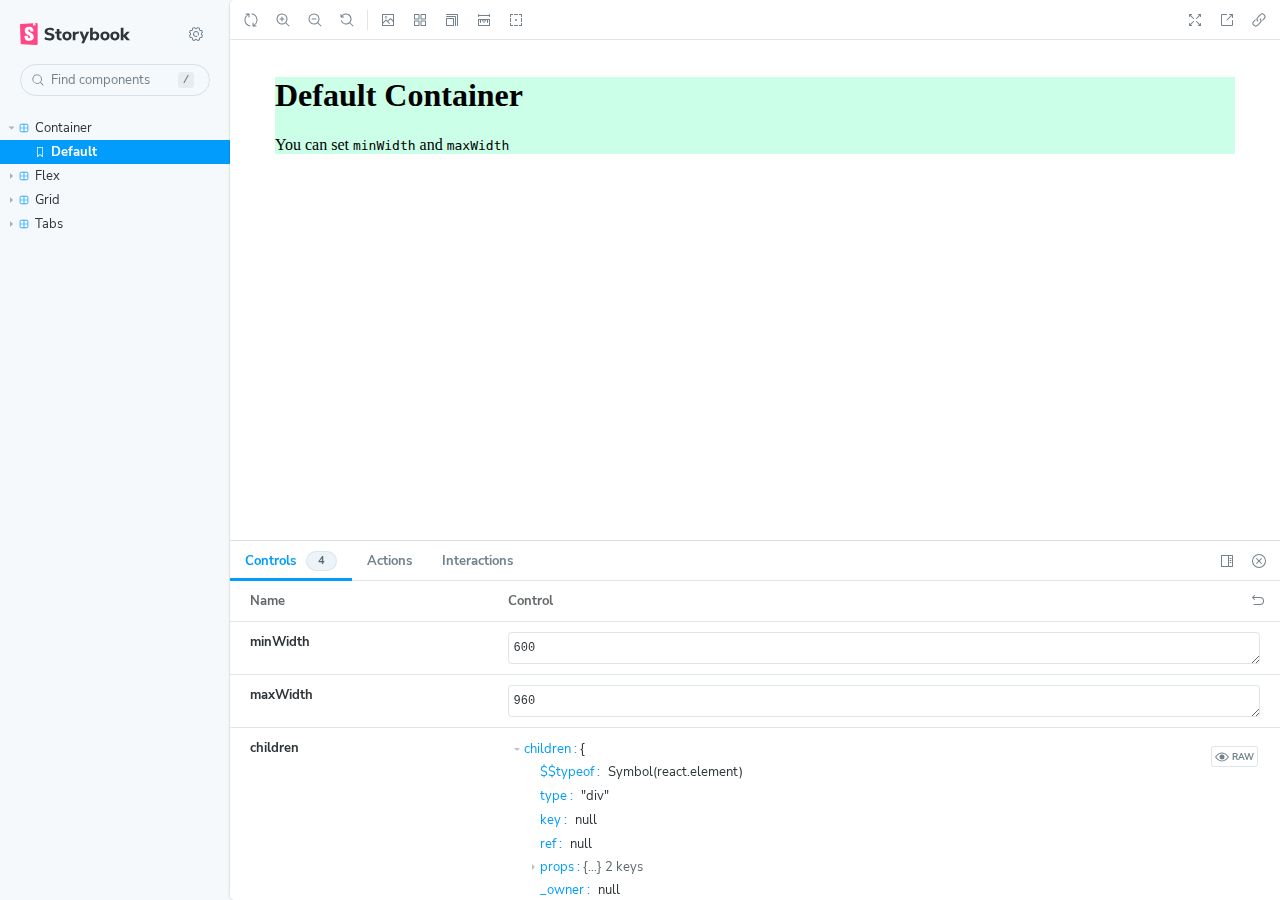
<file: storybook/index.html>
<!DOCTYPE html>
<html lang="en">
  <head>
    <meta charset="utf-8" />

    <title>@storybook/cli - Storybook</title>
    <meta name="viewport" content="width=device-width, initial-scale=1" />

    
    <link rel="icon" type="image/svg+xml" href="./favicon.svg" />
    
    <link
      rel="prefetch"
      href="./sb-common-assets/nunito-sans-regular.woff2"
      as="font"
      type="font/woff2"
      crossorigin
    />
    <link
      rel="prefetch"
      href="./sb-common-assets/nunito-sans-bold.woff2"
      as="font"
      type="font/woff2"
      crossorigin
    />
    <link rel="stylesheet" href="./sb-common-assets/fonts.css" />

    <link href="./sb-manager/runtime.js" rel="modulepreload" />

    
    <link href="./sb-addons/links-0/manager-bundle.js" rel="modulepreload" />
    
    <link href="./sb-addons/essentials-controls-1/manager-bundle.js" rel="modulepreload" />
    
    <link href="./sb-addons/essentials-actions-2/manager-bundle.js" rel="modulepreload" />
    
    <link href="./sb-addons/essentials-backgrounds-3/manager-bundle.js" rel="modulepreload" />
    
    <link href="./sb-addons/essentials-viewport-4/manager-bundle.js" rel="modulepreload" />
    
    <link href="./sb-addons/essentials-toolbars-5/manager-bundle.js" rel="modulepreload" />
    
    <link href="./sb-addons/essentials-measure-6/manager-bundle.js" rel="modulepreload" />
    
    <link href="./sb-addons/essentials-outline-7/manager-bundle.js" rel="modulepreload" />
    
    <link href="./sb-addons/interactions-8/manager-bundle.js" rel="modulepreload" />
       

    <style>
      #storybook-root[hidden] {
        display: none !important;
      }
    </style>

    
  </head>
  <body>
    <div id="root"></div>

    
    <script>
      
        
          window['FEATURES'] = {
  "warnOnLegacyHierarchySeparator": true,
  "buildStoriesJson": false,
  "storyStoreV7": true,
  "argTypeTargetsV7": true,
  "legacyDecoratorFileOrder": false
};
        
      
        
          window['REFS'] = {};
        
      
        
          window['LOGLEVEL'] = "info";
        
      
        
          window['DOCS_OPTIONS'] = {
  "defaultName": "Docs",
  "autodocs": "tag"
};
        
      
        
          window['CONFIG_TYPE'] = "PRODUCTION";
        
      
        
      
        
      
    </script>
    

    <script type="module">
      import './sb-manager/runtime.js';

      
      import './sb-addons/links-0/manager-bundle.js';
      
      import './sb-addons/essentials-controls-1/manager-bundle.js';
      
      import './sb-addons/essentials-actions-2/manager-bundle.js';
      
      import './sb-addons/essentials-backgrounds-3/manager-bundle.js';
      
      import './sb-addons/essentials-viewport-4/manager-bundle.js';
      
      import './sb-addons/essentials-toolbars-5/manager-bundle.js';
      
      import './sb-addons/essentials-measure-6/manager-bundle.js';
      
      import './sb-addons/essentials-outline-7/manager-bundle.js';
      
      import './sb-addons/interactions-8/manager-bundle.js';
      
    </script>

    <link href="./sb-preview/runtime.js" rel="prefetch" as="script" />
  </body>
</html>
</file>
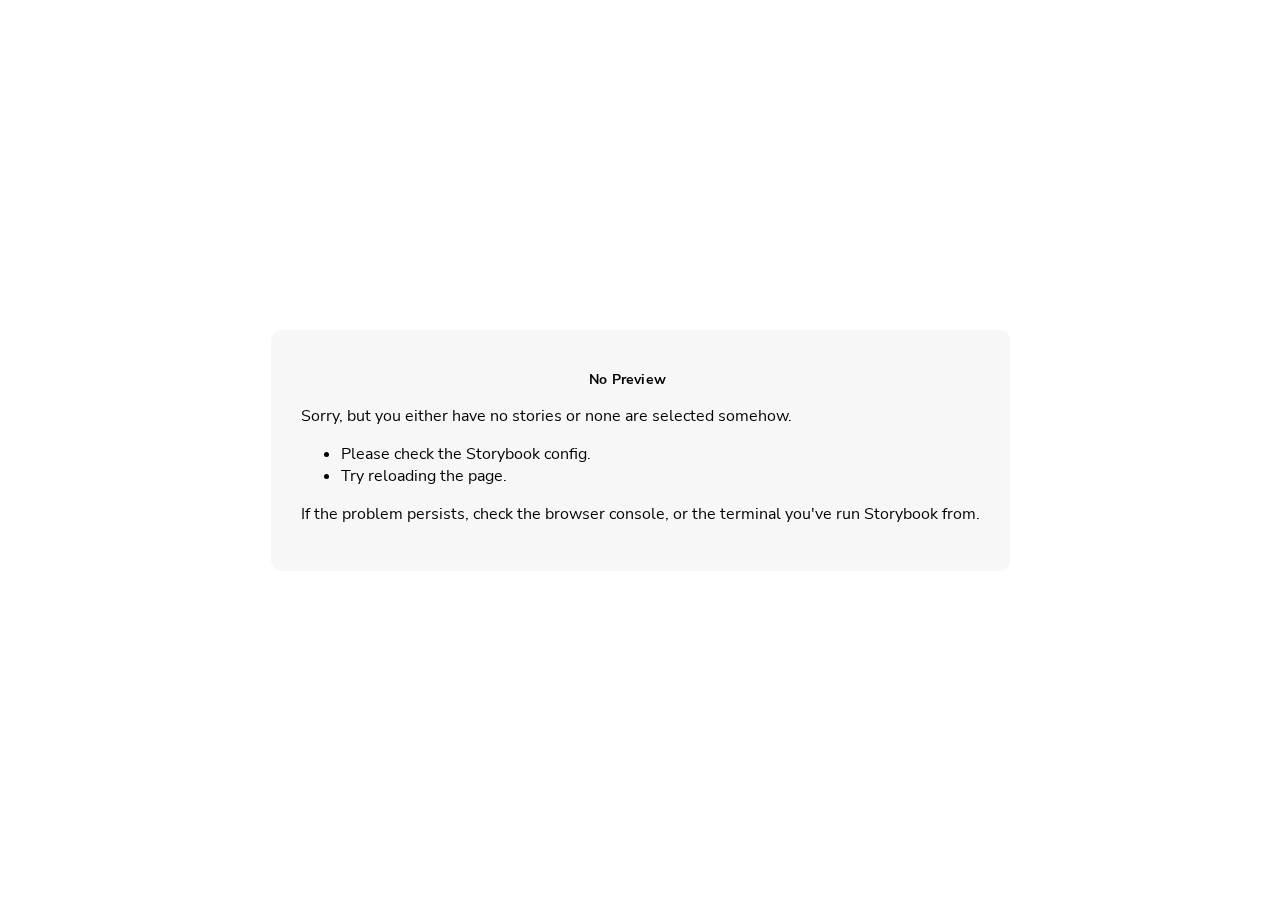
<file: storybook/iframe.html>
<!DOCTYPE html>
<!--suppress HtmlUnknownTarget -->
<html lang="en">

<head>
  <meta charset="utf-8" />
  <title>Storybook</title>
  <meta name="viewport" content="width=device-width, initial-scale=1" />

  <link rel="prefetch" href="./sb-common-assets/nunito-sans-regular.woff2" as="font" type="font/woff2" crossorigin />
  <link rel="prefetch" href="./sb-common-assets/nunito-sans-italic.woff2" as="font" type="font/woff2" crossorigin />
  <link rel="prefetch" href="./sb-common-assets/nunito-sans-bold.woff2" as="font" type="font/woff2" crossorigin />
  <link rel="prefetch" href="./sb-common-assets/nunito-sans-bold-italic.woff2" as="font" type="font/woff2" crossorigin />
  <link rel="stylesheet" href="./sb-common-assets/fonts.css" />

  <script>
    window.CONFIG_TYPE = 'PRODUCTION';
    window.LOGLEVEL = 'info';
    window.FRAMEWORK_OPTIONS = {};
    window.CHANNEL_OPTIONS = {};
    window.FEATURES = {"warnOnLegacyHierarchySeparator":true,"buildStoriesJson":false,"storyStoreV7":true,"argTypeTargetsV7":true,"legacyDecoratorFileOrder":false};
    window.STORIES = [{"titlePrefix":"","directory":"./src","files":"**/*.mdx","importPathMatcher":"^\\.[\\\\/](?:src(?:\\/(?!\\.)(?:(?:(?!(?:^|\\/)\\.).)*?)\\/|\\/|$)(?!\\.)(?=.)[^/]*?\\.mdx)$"},{"titlePrefix":"","directory":"./src","files":"**/*.stories.@(js|jsx|mjs|ts|tsx)","importPathMatcher":"^\\.[\\\\/](?:src(?:\\/(?!\\.)(?:(?:(?!(?:^|\\/)\\.).)*?)\\/|\\/|$)(?!\\.)(?=.)[^/]*?\\.stories\\.(js|jsx|mjs|ts|tsx))$"}];
    window.DOCS_OPTIONS = {"defaultName":"Docs","autodocs":"tag"};

    // We do this so that "module && module.hot" etc. in Storybook source code
    // doesn't fail (it will simply be disabled)
    window.module = undefined;
    window.global = window;
  </script>
  <base target="_parent" />

<style>
  /* While we aren't showing the main block yet, but still preparing, we want everything the user
     has rendered, which may or may not be in #storybook-root, to be display none */
  .sb-show-preparing-story:not(.sb-show-main) > :not(.sb-preparing-story) {
    display: none;
  }

  .sb-show-preparing-docs:not(.sb-show-main) > :not(.sb-preparing-docs) {
    display: none;
  }

  /* Hide our own blocks when we aren't supposed to be showing them */
  :not(.sb-show-preparing-story) > .sb-preparing-story,
  :not(.sb-show-preparing-docs) > .sb-preparing-docs,
  :not(.sb-show-nopreview) > .sb-nopreview,
  :not(.sb-show-errordisplay) > .sb-errordisplay {
    display: none;
  }

  .sb-show-main.sb-main-centered {
    margin: 0;
    display: flex;
    align-items: center;
    min-height: 100vh;
  }

  .sb-show-main.sb-main-centered #storybook-root {
    box-sizing: border-box;
    margin: auto;
    padding: 1rem;
    max-height: 100%; /* Hack for centering correctly in IE11 */
  }

  /* Vertical centering fix for IE11 */
  @media screen and (-ms-high-contrast: none), (-ms-high-contrast: active) {
    .sb-show-main.sb-main-centered:after {
      content: '';
      min-height: inherit;
      font-size: 0;
    }
  }

  .sb-show-main.sb-main-fullscreen {
    margin: 0;
    padding: 0;
    display: block;
  }

  .sb-show-main.sb-main-padded {
    margin: 0;
    padding: 1rem;
    display: block;
    box-sizing: border-box;
  }

  .sb-wrapper {
    position: fixed;
    top: 0;
    bottom: 0;
    left: 0;
    right: 0;
    padding: 20px;
    font-family: 'Nunito Sans', -apple-system, '.SFNSText-Regular', 'San Francisco',
      BlinkMacSystemFont, 'Segoe UI', 'Helvetica Neue', Helvetica, Arial, sans-serif;
    -webkit-font-smoothing: antialiased;
    overflow: auto;
  }

  .sb-heading {
    font-size: 14px;
    font-weight: 600;
    letter-spacing: 0.2px;
    margin: 10px 0;
    padding-right: 25px;
  }

  .sb-nopreview {
    display: flex;
    align-content: center;
    justify-content: center;
  }

  .sb-nopreview_main {
    margin: auto;
    padding: 30px;
    border-radius: 10px;
    background: rgba(0, 0, 0, 0.03);
  }

  .sb-nopreview_heading {
    text-align: center;
  }

  .sb-errordisplay {
    border: 20px solid rgb(187, 49, 49);
    background: #222;
    color: #fff;
    z-index: 999999;
  }

  .sb-errordisplay_code {
    padding: 10px;
    background: #000;
    color: #eee;
    font-family: 'Operator Mono', 'Fira Code Retina', 'Fira Code', 'FiraCode-Retina', 'Andale Mono',
      'Lucida Console', Consolas, Monaco, monospace;
  }

  .sb-errordisplay pre {
    white-space: pre-wrap;
  }

  @-webkit-keyframes sb-rotate360 {
    from {
      transform: rotate(0deg);
    }
    to {
      transform: rotate(360deg);
    }
  }
  @keyframes sb-rotate360 {
    from {
      transform: rotate(0deg);
    }
    to {
      transform: rotate(360deg);
    }
  }
  @-webkit-keyframes sb-glow {
    0%,
    100% {
      opacity: 1;
    }
    50% {
      opacity: 0.4;
    }
  }
  @keyframes sb-glow {
    0%,
    100% {
      opacity: 1;
    }
    50% {
      opacity: 0.4;
    }
  }

  /* We display the preparing loaders *over* the rendering story */
  .sb-preparing-story,
  .sb-preparing-docs {
    background-color: white;
    /* Maximum possible z-index. It would be better to use stacking contexts to ensure it's always
    on top, but this isn't possible as it would require making CSS changes that could affect user code */
    z-index: 2147483647;
  }

  .sb-loader {
    -webkit-animation: sb-rotate360 0.7s linear infinite;
    animation: sb-rotate360 0.7s linear infinite;
    border-color: rgba(97, 97, 97, 0.29);
    border-radius: 50%;
    border-style: solid;
    border-top-color: #646464;
    border-width: 2px;
    display: inline-block;
    height: 32px;
    left: 50%;
    margin-left: -16px;
    margin-top: -16px;
    mix-blend-mode: difference;
    overflow: hidden;
    position: absolute;
    top: 50%;
    transition: all 200ms ease-out;
    vertical-align: top;
    width: 32px;
    z-index: 4;
  }

  .sb-previewBlock {
    background: #fff;
    border: 1px solid rgba(0, 0, 0, 0.1);
    border-radius: 4px;
    box-shadow: rgba(0, 0, 0, 0.1) 0 1px 3px 0;
    margin: 25px auto 40px;
    max-width: 600px;
  }

  .sb-previewBlock_header {
    align-items: center;
    box-shadow: rgba(0, 0, 0, 0.1) 0 -1px 0 0 inset;
    display: flex;
    gap: 14px;
    height: 40px;
    padding: 0 12px;
  }

  .sb-previewBlock_icon {
    -webkit-animation: sb-glow 1.5s ease-in-out infinite;
    animation: sb-glow 1.5s ease-in-out infinite;
    background: #e6e6e6;
    height: 14px;
    width: 14px;
  }
  .sb-previewBlock_icon:last-child {
    margin-left: auto;
  }

  .sb-previewBlock_body {
    -webkit-animation: sb-glow 1.5s ease-in-out infinite;
    animation: sb-glow 1.5s ease-in-out infinite;
    height: 182px;
    position: relative;
  }

  .sb-argstableBlock {
    border-collapse: collapse;
    border-spacing: 0;
    font-size: 13px;
    line-height: 20px;
    margin: 25px auto 40px;
    max-width: 600px;
    text-align: left;
    width: 100%;
  }
  .sb-argstableBlock th:first-of-type,
  .sb-argstableBlock td:first-of-type {
    padding-left: 20px;
  }
  .sb-argstableBlock th:nth-of-type(2),
  .sb-argstableBlock td:nth-of-type(2) {
    width: 35%;
  }
  .sb-argstableBlock th:nth-of-type(3),
  .sb-argstableBlock td:nth-of-type(3) {
    width: 15%;
  }
  .sb-argstableBlock th:last-of-type,
  .sb-argstableBlock td:last-of-type {
    width: 25%;
    padding-right: 20px;
  }
  .sb-argstableBlock th span,
  .sb-argstableBlock td span {
    -webkit-animation: sb-glow 1.5s ease-in-out infinite;
    animation: sb-glow 1.5s ease-in-out infinite;
    background-color: rgba(0, 0, 0, 0.1);
    border-radius: 0;
    box-shadow: none;
    color: transparent;
  }
  .sb-argstableBlock th {
    padding: 10px 15px;
  }

  .sb-argstableBlock-body {
    border-radius: 4px;
    box-shadow: rgba(0, 0, 0, 0.1) 0 1px 3px 1px, rgba(0, 0, 0, 0.065) 0 0 0 1px;
  }
  .sb-argstableBlock-body tr {
    background: transparent;
    overflow: hidden;
  }
  .sb-argstableBlock-body tr:not(:first-child) {
    border-top: 1px solid #e6e6e6;
  }
  .sb-argstableBlock-body tr:first-child td:first-child {
    border-top-left-radius: 4px;
  }
  .sb-argstableBlock-body tr:first-child td:last-child {
    border-top-right-radius: 4px;
  }
  .sb-argstableBlock-body tr:last-child td:first-child {
    border-bottom-left-radius: 4px;
  }
  .sb-argstableBlock-body tr:last-child td:last-child {
    border-bottom-right-radius: 4px;
  }
  .sb-argstableBlock-body td {
    background: #fff;
    padding-bottom: 10px;
    padding-top: 10px;
    vertical-align: top;
  }
  .sb-argstableBlock-body td:not(:first-of-type) {
    padding-left: 15px;
    padding-right: 15px;
  }
  .sb-argstableBlock-body button {
    -webkit-animation: sb-glow 1.5s ease-in-out infinite;
    animation: sb-glow 1.5s ease-in-out infinite;
    background-color: rgba(0, 0, 0, 0.1);
    border: 0;
    border-radius: 0;
    box-shadow: none;
    color: transparent;
    display: inline;
    font-size: 12px;
    line-height: 1;
    padding: 10px 16px;
  }

  .sb-argstableBlock-summary {
    margin-top: 4px;
  }

  .sb-argstableBlock-code {
    margin-right: 4px;
    margin-bottom: 4px;
    padding: 2px 5px;
  }
</style>

<script>
  /* globals window */
  /* eslint-disable no-underscore-dangle */
  try {
    if (window.top !== window) {
      window.__REACT_DEVTOOLS_GLOBAL_HOOK__ = window.top.__REACT_DEVTOOLS_GLOBAL_HOOK__;
      window.__VUE_DEVTOOLS_GLOBAL_HOOK__ = window.top.__VUE_DEVTOOLS_GLOBAL_HOOK__;
      window.top.__VUE_DEVTOOLS_CONTEXT__ = window.document;
    }
  } catch (e) {
    // eslint-disable-next-line no-console
    console.warn('unable to connect to top frame for connecting dev tools');
  }
</script>

  <script type="module" crossorigin src="./assets/iframe-4ef6546b.js"></script>
</head>

<body>
  <div class="sb-preparing-story sb-wrapper">
  <div class="sb-loader"></div>
</div>

<div class="sb-preparing-docs sb-wrapper">
  <div class="sb-previewBlock">
    <div class="sb-previewBlock_header">
      <div class="sb-previewBlock_icon"></div>
      <div class="sb-previewBlock_icon"></div>
      <div class="sb-previewBlock_icon"></div>
      <div class="sb-previewBlock_icon"></div>
    </div>
    <div class="sb-previewBlock_body">
      <div class="sb-loader"></div>
    </div>
  </div>
  <table aria-hidden="true" class="sb-argstableBlock">
    <thead class="sb-argstableBlock-head">
      <tr>
        <th><span>Name</span></th>
        <th><span>Description</span></th>
        <th><span>Default</span></th>
        <th><span>Control </span></th>
      </tr>
    </thead>
    <tbody class="sb-argstableBlock-body">
      <tr>
        <td><span>propertyName</span><span title="Required">*</span></td>
        <td>
          <div><span>This is a short description</span></div>
          <div class="sb-argstableBlock-summary">
            <div><span class="sb-argstableBlock-code">summary</span></div>
          </div>
        </td>
        <td>
          <div><span class="sb-argstableBlock-code">defaultValue</span></div>
        </td>
        <td><button>Set string</button></td>
      </tr>
      <tr>
        <td><span>propertyName</span><span>*</span></td>
        <td>
          <div><span>This is a short description</span></div>
          <div class="sb-argstableBlock-summary">
            <div><span class="sb-argstableBlock-code">summary</span></div>
          </div>
        </td>
        <td>
          <div><span class="sb-argstableBlock-code">defaultValue</span></div>
        </td>
        <td><button>Set string</button></td>
      </tr>
      <tr>
        <td><span>propertyName</span><span>*</span></td>
        <td>
          <div><span>This is a short description</span></div>
          <div class="sb-argstableBlock-summary">
            <div><span class="sb-argstableBlock-code">summary</span></div>
          </div>
        </td>
        <td>
          <div><span class="sb-argstableBlock-code">defaultValue</span></div>
        </td>
        <td><button>Set string</button></td>
      </tr>
    </tbody>
  </table>
</div>

<div class="sb-nopreview sb-wrapper">
  <div class="sb-nopreview_main">
    <h1 class="sb-nopreview_heading sb-heading">No Preview</h1>
    <p>Sorry, but you either have no stories or none are selected somehow.</p>
    <ul>
      <li>Please check the Storybook config.</li>
      <li>Try reloading the page.</li>
    </ul>
    <p>
      If the problem persists, check the browser console, or the terminal you've run Storybook from.
    </p>
  </div>
</div>

<div class="sb-errordisplay sb-wrapper">
  <pre id="error-message" class="sb-heading"></pre>
  <pre class="sb-errordisplay_code"><code id="error-stack"></code></pre>
</div>

  <div id="storybook-root"></div>
  <div id="storybook-docs"></div>
  
  
</body>

</html>
</file>
<file: storybook/sb-common-assets/fonts.css>
@font-face {
  font-family: 'Nunito Sans';
  font-style: normal;
  font-weight: 400;
  font-display: swap;
  src: url('./nunito-sans-regular.woff2') format('woff2');
}

@font-face {
  font-family: 'Nunito Sans';
  font-style: italic;
  font-weight: 400;
  font-display: swap;
  src: url('./nunito-sans-italic.woff2') format('woff2');
}

@font-face {
  font-family: 'Nunito Sans';
  font-style: normal;
  font-weight: 700;
  font-display: swap;
  src: url('./nunito-sans-bold.woff2') format('woff2');
}

@font-face {
  font-family: 'Nunito Sans';
  font-style: italic;
  font-weight: 700;
  font-display: swap;
  src: url('./nunito-sans-bold-italic.woff2') format('woff2');
}
</file>
